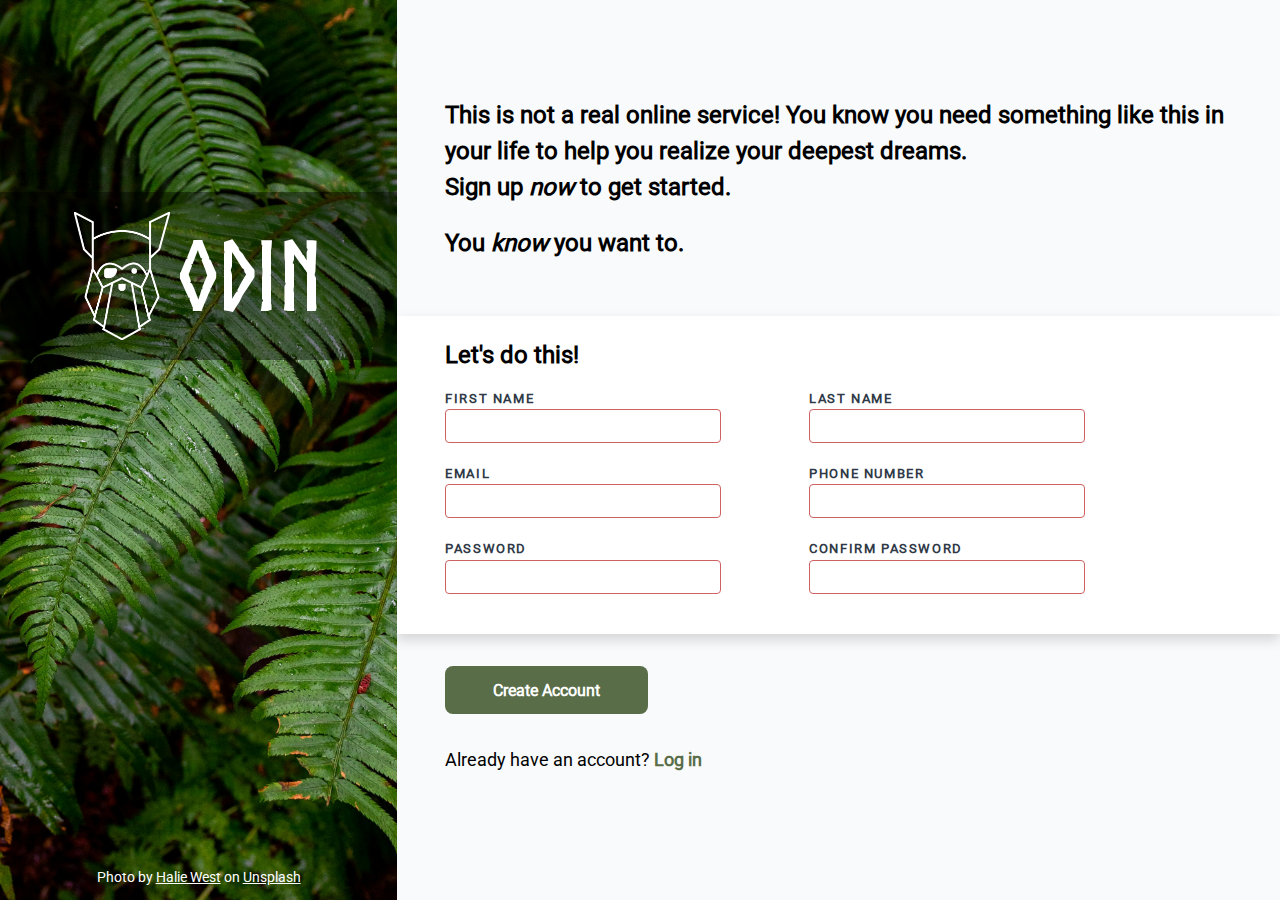
<file: index.html>
<!doctype html>
<html lang="en">
  <head>
    <meta charset="UTF-8" />
    <meta name="viewport" content="width=device-width, initial-scale=1.0" />
    <link rel="icon" type="image/x-icon" href="favicon.svg" />
    <link rel="stylesheet" href="styles/reset.css" />
    <link rel="stylesheet" href="styles/global.css" />
    <title>Lucca Romaniello - The Odin Project (Sign-up Form)</title>
  </head>
  <body>
    <aside>
      <div class="logo-container">
        <img
          id="logo"
          src="assets/images/odin-lined.png"
          alt="The Odin Project's outlined logo"
        />
        <h1>Odin</h1>
      </div>
      <p class="credits">
        Photo by
        <a
          href="https://unsplash.com/@haliewestphoto?utm_content=creditCopyText&utm_medium=referral&utm_source=unsplash"
          >Halie West</a
        >
        on
        <a
          href="https://unsplash.com/photos/green-leaf-plant-in-close-up-photography-25xggax4bSA?utm_content=creditCopyText&utm_medium=referral&utm_source=unsplash"
          >Unsplash</a
        >
      </p>
    </aside>
    <main>
      <section class="callout">
        <p class="heading">
          This is not a real online service! You know you need something like
          this in your life to help you realize your deepest dreams.
        </p>
        <h2 class="heading">Sign up <em>now</em> to get started.</h2>
        <p class="heading">You <em>know</em> you want to.</p>
      </section>
      <form>
        <div class="form-content">
          <p class="heading">Let's do this!</p>
          <div class="inputs-container">
            <div class="input-content">
              <label for="email">First name</label>
              <input type="text" id="first_name" name="first_name" required />
            </div>
            <div class="input-content">
              <label for="last_name">Last name</label>
              <input type="test" id="last_name" name="last_name" required />
            </div>
            <div class="input-content">
              <label for="email">Email</label>
              <input type="email" id="email" name="email" required />
            </div>
            <div class="input-content">
              <label for="phone">Phone number</label>
              <input type="tel" id="phone" name="phone" required />
            </div>
            <div class="input-content">
              <label for="password">Password</label>
              <input type="password" id="password" name="password" required />
            </div>
            <div class="input-content">
              <label for="confirm_password">Confirm password</label>
              <input
                type="password"
                id="confirm_password"
                name="confirm_password"
                required
              />
            </div>
          </div>
        </div>
        <div class="form-actions">
          <button type="submit">Create Account</button>
          <div class="login-action">
            <p>Already have an account?</p>
            <a href="./index.html">Log in</a>
          </div>
        </div>
      </form>
    </main>
  </body>
</html>
</file>
<file: styles/global.css>
:root {
  --white: #ffffff;
  --neutral-white: #f9fafb;
  --neutral-lightgrey: #e5e7eb;
  --neutral-grey: #303947;
  --neutral-black: #111111;
  --red: #ce6262;
  --overlay: rgb(0, 0, 0, 0.4);
  --primary: #596d48;
  --horizontal-margin: 48px;
}

@font-face {
  font-family: "Norse Bold";
  src: url("../assets/fonts/Norse-Bold.woff2");
}

@font-face {
  font-family: "Roboto";
  src: url("../assets/fonts/Roboto-Variable.woff2");
}

body {
  height: 100vh;
  font-size: 16px;
  font-family: "Roboto", Arial, Helvetica, sans-serif;
  background-color: var(--neutral-white);
  display: flex;
  flex-direction: row;
}

aside {
  display: flex;
  flex-direction: column;
  justify-content: space-between;
  align-items: center;
  height: 100%;
  width: 40%;
  max-width: 560px;
  background-image: url("../assets/images/leaf-unsplash.jpg");
  background-size: cover;
  background-position: center;
}

@media only screen and (min-width: 768px) {
  aside {
    width: 45%;
    max-width: 560px;
  }
}

.logo-container {
  display: flex;
  flex-direction: row;
  gap: 8px;
  justify-content: center;
  align-items: center;
  background-color: var(--overlay);
  width: 100%;
  margin-top: 192px;
  padding: 12px 0;
}

img#logo {
  width: 96px;
}

h1 {
  font-family: "Norse Bold", Arial, Helvetica, sans-serif;
  color: var(--white);
  font-size: 6rem;
  text-align: center;
}

.credits {
  font-size: 0.9rem;
  text-align: center;
  color: var(--white);
  padding: 12px 0;
}

.credits a {
  color: var(--white);
}

main {
  display: flex;
  flex-direction: column;
  justify-content: center;
  width: 100%;
}

.callout {
  padding: 0 var(--horizontal-margin) 56px;
  text-wrap: balance;
}

.callout :nth-child(2) {
  margin-bottom: 20px;
}

.heading {
  font-size: 1.5rem;
  font-weight: bold;
}

.heading h2 {
  font-size: 1.5rem;
}

.form-content {
  background-color: var(--white);
  box-shadow: rgba(0, 0, 0, 0.15) 0px 6px 12px 0px;
  padding: 20px var(--horizontal-margin) 40px;
  display: flex;
  flex-direction: column;
  gap: 16px;
}

.form-content .inputs-container {
  display: grid;
  grid-template-columns: repeat(2, 1fr);
  grid-template-rows: repeat(3, 1fr);
  row-gap: 20px;
  column-gap: 88px;
  max-width: 640px;
}

.input-content {
  display: flex;
  flex-direction: column;
  gap: 2px;
}

label {
  text-transform: uppercase;
  color: var(--neutral-grey);
  font-size: 0.8rem;
  letter-spacing: 0.1rem;
  font-weight: 600;
}

input {
  border-radius: 4px;
  border: 1px solid var(--neutral-lightgrey);
  padding: 4px 8px;
}

input:focus {
  box-shadow: rgba(0, 0, 0, 0.15) 0px 4px 12px 0px;
  outline: 1px solid blue;
}

input:focus:invalid {
  outline: none;
}

input:invalid {
  border: 1px solid var(--red);
}

.form-actions {
  display: flex;
  flex-direction: column;
  gap: 32px;
  padding: 32px var(--horizontal-margin);
}

button {
  padding: 12px 48px;
  text-align: center;
  background-color: var(--primary);
  color: var(--white);
  font-weight: bold;
  border: none;
  border-radius: 8px;
  cursor: pointer;
  width: fit-content;
}

button:hover {
  box-shadow: rgba(0, 0, 0, 0.15) 0px 4px 12px 0px;
}

.login-action {
  display: flex;
  flex-direction: row;
  gap: 4px;
  font-size: 1.1rem;
}

.login-action a {
  color: var(--primary);
  text-decoration: none;
  font-weight: bold;
}
</file>
